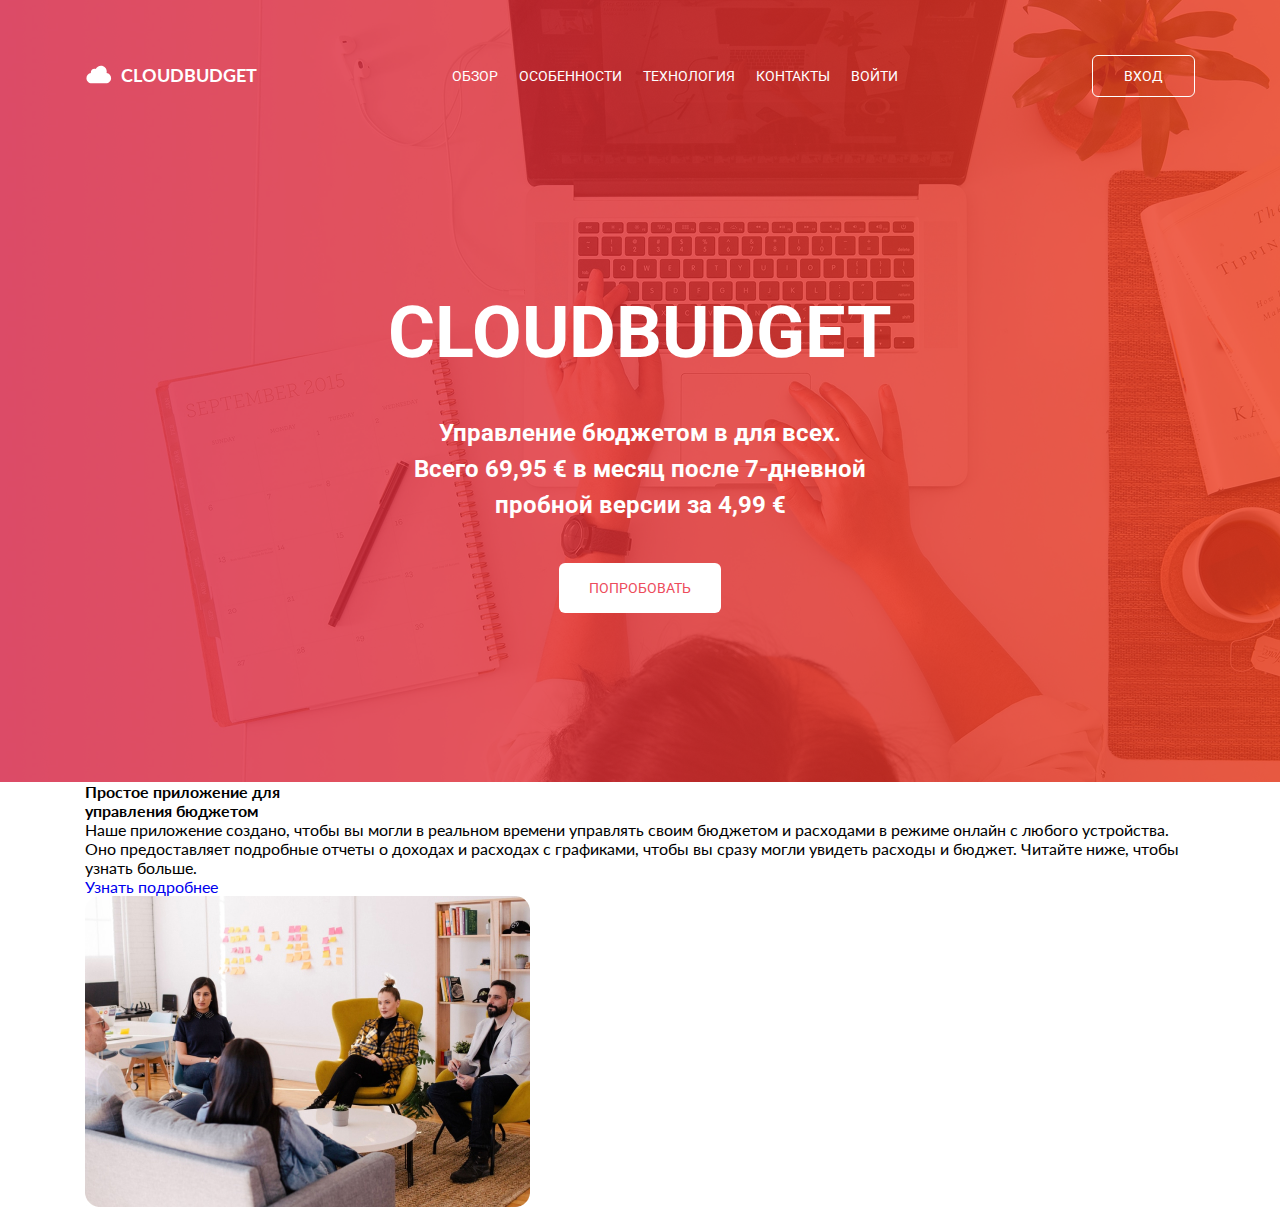
<file: projects/cloudbudget/index.html>
<!doctype html>
<html lang="en">
  <head>
    <meta charset="UTF-8" />
    <meta name="viewport" content="width=device-width, initial-scale=1.0" />
    <link rel="stylesheet" href="./css/reset.css" />
    <link rel="stylesheet" href="./css/style.css" />
    <title>Cloudbudget</title>
  </head>
  <body>
    <div class="bg-wrapper">
      <header class="nav container">
        <div class="nav__logo">
          <img class="nav__logo-img" src="./img/logo.svg" alt="cloud" />
          <h1 class="nav__logo-title">
            <a href="#" class="nav__logo-title-link">
              <b>CloudBudget</b>
            </a>
          </h1>
        </div>

        <menu class="nav__menu">
          <li class="nav__menu-item">
            <a href="#" class="nav__menu-link">ОБЗОР</a>
          </li>
          <li class="nav__menu-item">
            <a href="#" class="nav__menu-link">ОСОБЕННОСТИ</a>
          </li>
          <li class="nav__menu-item">
            <a href="#" class="nav__menu-link">ТЕХНОЛОГИЯ</a>
          </li>
          <li class="nav__menu-item">
            <a href="#" class="nav__menu-link">КОНТАКТЫ</a>
          </li>
          <li class="nav__menu-item">
            <a href="#" class="nav__menu-link">ВОЙТИ</a>
          </li>
        </menu>

        <div class="nav__login">
          <a href="#" class="nav__login-btn"> ВХОД </a>
        </div>
      </header>

      <section class="main container">
        <h2 class="main__title">CloudBudget</h2>
        <p class="main__text">
          <b
            >Управление бюджетом в для всех. <br />
            Всего 69,95 € в месяц после 7-дневной <br />
            пробной версии за 4,99 €</b
          >
        </p>
        <a href="#" class="main__btn">ПОПРОБОВАТЬ</a>
      </section>

    </div>


    <section class="management container">
        <div class="management__info">
          <h3 class="management__title">
            <b>Простое приложение для <br> управления бюджетом</b>
          </h3>
          <p class="management__text">
            Наше приложение создано, чтобы вы могли в реальном времени управлять
            своим бюджетом и расходами в режиме онлайн с любого устройства. Оно
            предоставляет подробные отчеты о доходах и расходах с графиками,
            чтобы вы сразу могли увидеть расходы и бюджет. Читайте ниже, чтобы
            узнать больше.
          </p>
          <a href="#" class="management__link">Узнать подробнее</a>
        </div>

        <img src="./img/management-img.jpg" alt="" class="management__img" />
      </section>

  </body>
</html>
</file>
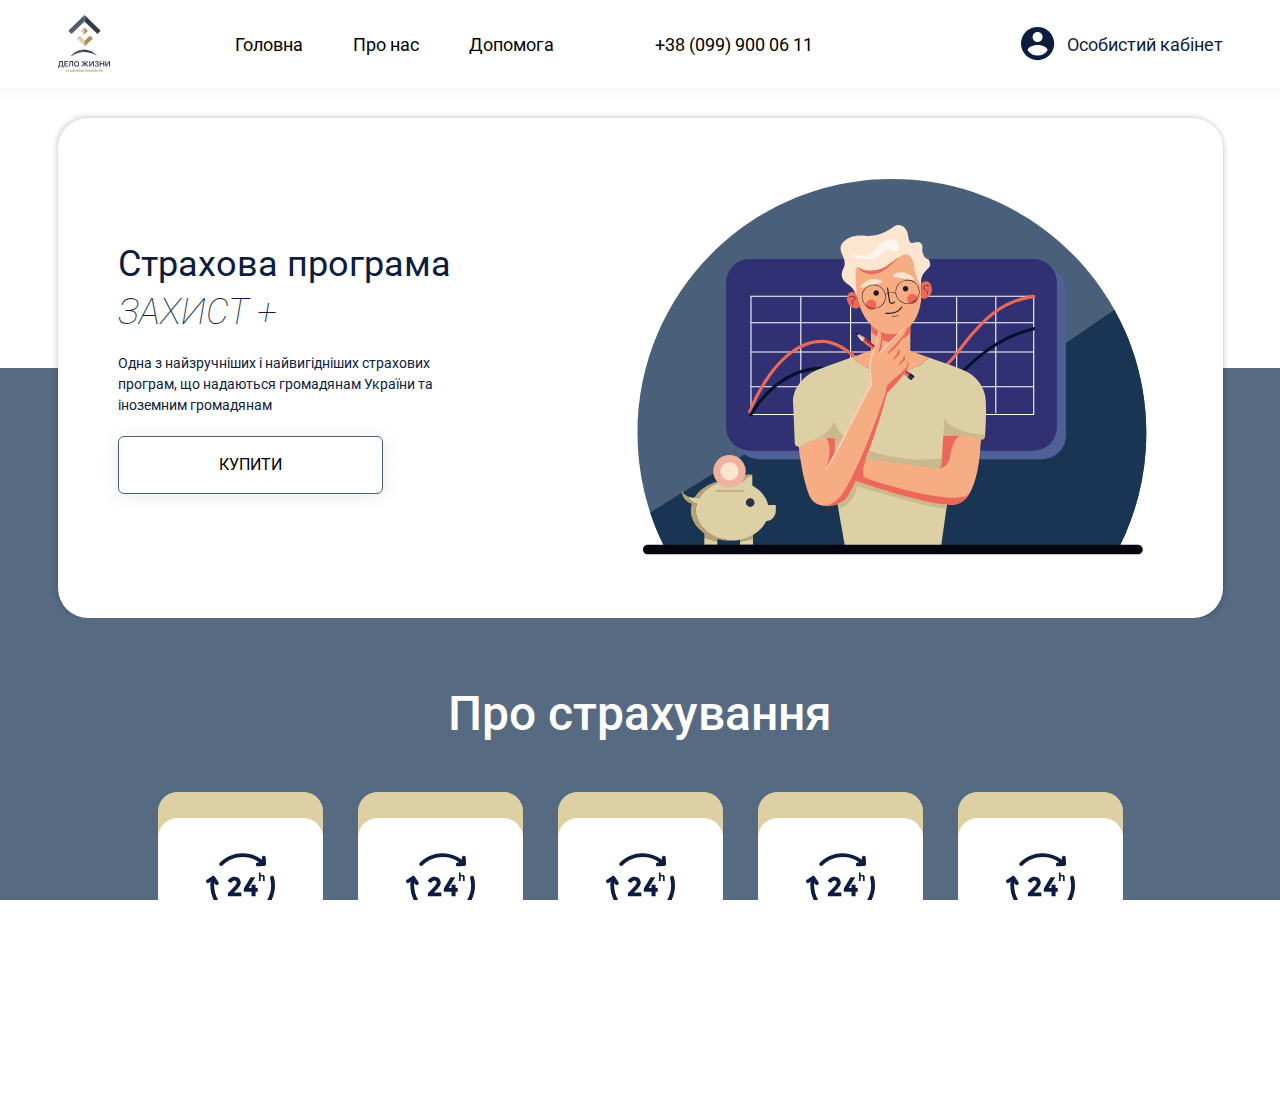
<file: projects/practice-bui-studies/index.html>
<!doctype html>
<html lang="en">
  <head>
    <meta charset="UTF-8" />
    <meta name="viewport" content="width=device-width, initial-scale=1.0" />
    <link rel="stylesheet" href="./css/reset.css" />
    <link rel="stylesheet" href="./css/style.css" />
    <title>Document</title>
  </head>
  <body>
    <header class="navigation-wrapper">
      <div class="navigation container">
        <figure class="navigation__logo">
          <img src="./img/logo.svg" alt="logo" class="navigation__logo-img" />
        </figure>

        <menu class="navigation__menu">
          <li class="navigation__item">
            <a href="#" class="navigation__link">Головна</a>
          </li>
          <li class="navigation__item">
            <a href="#" class="navigation__link">Про нас</a>
          </li>
          <li class="navigation__item">
            <a href="#" class="navigation__link">Допомога</a>
          </li>
        </menu>

        <a href="tel:380999000611" class="navigation__link"
          >+38 (099) 900 06 11</a
        >

        <figure class="profile">
          <img src="./img/profile.svg" alt="logo" class="profile__img" />

          <figcaption class="profile__text">Особистий кабінет</figcaption>
        </figure>
      </div>
    </header>

    <section class="hero-bg">
      <div class="hero container">
        <div class="hero__content">
          <h1 class="hero__title">Страхова програма</h1>
          <h2 class="hero__title hero__title--light">ЗАХИСТ +</h2>
          <p class="hero__text">
            Одна з найзручніших і найвигідніших страхових програм, що надаються
            громадянам України та іноземним громадянам
          </p>
          <a href="#" class="hero__btn">КУПИТИ</a>
        </div>

        <figure class="hero__img">
          <img src="./img/hero-img.svg" alt="hero-img" />
        </figure>
      </div>
    </section>

    <section class="benefits-wrapper">
      <div class="container">
        <h2 class="section-title">Про страхування</h2>

        <div class="benefits">
          <div class="benefits-card">
            <img
              src="./img/24-hours.svg"
              alt="24-hours"
              class="benefits-card-img"
            />
            <p class="benefits-card__text">працюємо <b>24/7</b></p>
          </div>

          <div class="benefits-card">
            <img
              src="./img/24-hours.svg"
              alt="24-hours"
              class="benefits-card-img"
            />
            <p class="benefits-card__text">працюємо <b>24/7</b></p>
          </div>

          <div class="benefits-card">
            <img
              src="./img/24-hours.svg"
              alt="24-hours"
              class="benefits-card-img"/>
            <p class="benefits-card__text">працюємо <b>24/7</b></p>
          </div>

          <div class="benefits-card">
            <img
              src="./img/24-hours.svg"
              alt="24-hours"
              class="benefits-card-img"
            />
            <p class="benefits-card__text">працюємо <b>24/7</b></p>
          </div>

          <div class="benefits-card">
            <img
              src="./img/24-hours.svg"
              alt="24-hours"
              class="benefits-card-img"
            />
            <p class="benefits-card__text">працюємо <b>24/7</b></p>
          </div>
        </div>
      </div>
    </section>
  </body>
</html>
</file>
<file: projects/cloudbudget/css/style.css>
@import url("https://fonts.googleapis.com/css2?family=Lato:ital,wght@0,100;0,300;0,400;0,700;0,900;1,100;1,300;1,400;1,700;1,900&display=swap");
@import url("https://fonts.googleapis.com/css2?family=Lato:ital,wght@0,100;0,300;0,400;0,700;0,900;1,100;1,300;1,400;1,700;1,900&family=Roboto:ital,wght@0,100..900;1,100..900&display=swap");
body {
  font-family: "Lato";
}

.container {
  width: 1110px;
  margin: 0 auto;
}

.bg-wrapper {
  height: 782px;
  background-image: url(../img/background.png);
  background-position: center center; /* x y */
  background-size: cover;
  background-repeat: no-repeat;
}

/* nav start */
.nav {
  display: flex;
  justify-content: space-between;
  align-items: center;
  padding: 60px 0;
}
.nav__logo {
  display: flex;
  align-items: center;
  gap: 7px;
}

.nav__logo-title-link {
  font-size: 18px;
  text-transform: uppercase;
  color: #fff;
}
.nav__menu {
  display: flex;
  gap: 21px;
}

.nav__menu-link {
  font-family: "Roboto";
  color: #fff;
  font-size: 14px;
}

.nav__login-btn {
  font-family: "Roboto";
  color: #fff;
  font-size: 14px;
  text-transform: uppercase;
  padding: 12px 31px;
  background-color: transparent;
  border: 1px solid #fff;

  border-radius: 6px;
}

/* nav end */

/* main start */
.main {
  text-align: center;
  padding-top: 141px;
}
.main__title {
  font-family: "Roboto";
  color: #fff;
  text-transform: uppercase;
  font-size: 72px;
  letter-spacing: 5%;
  font-weight: 700;

  margin-bottom: 40px;
}
.main__text {
  font-family: "Roboto";
  color: #fff;
  margin-bottom: 40px;
  font-size: 24px;
  line-height: 150%;
}
.main__btn {
  font-family: "Roboto";
  display: inline-block;
  color: #ED4C5C;
  padding: 17px 30px;
  font-size: 14px;
  text-transform: uppercase;
  background-color: #fff;
  border-radius: 6px;
}
/* main end */
</file>
<file: projects/practice-bui-studies/css/style.css>
@import url("https://fonts.googleapis.com/css2?family=Roboto:ital,wght@0,100..900;1,100..900&display=swap");

body {
  font-family: "Roboto";
}

.container {
  width: 1165px;
  margin: 0 auto;
}
.navigation-wrapper {
  box-shadow: 0px 4px 14px rgba(49, 60, 72, 0.05);
}
.navigation {
  display: grid;
  grid-template-columns: 1fr 6fr 3fr 4fr;
  grid-column-gap: 30px;
  justify-content: space-between;
  align-items: center;
  padding: 15px 0;
}

.navigation__menu {
  justify-self: center;
  display: flex;
  align-items: center;
  gap: 50px;
}
/* .navigation__item {
} */
.navigation__link {
  font-size: 18px;
  line-height: 21px;
  color: #000000;
}
.profile {
  justify-self: end;
  display: flex;
  align-items: center;
  gap: 12px;
}
.profile__img {
  width: 34px;
  height: 34px;
}

.profile__text {
  font-size: 18px;
  line-height: 21px;
  color: #0d1c41;
}
/********** Hero section **********/
.hero-bg {
  background-image: linear-gradient(
    to top,
    #566a82 0%,
    #566a82 50%,
    transparent 50.1%
  );
}
.hero {
  margin-top: 30px;
  padding: 50px 60px;

  display: flex;
  align-items: center;
  justify-content: space-between;
  background-color: #fff;
  box-shadow:
    2px 2px 5px 0px #141d3d26,
    -2px -2px 5px 0px #141d3d26;
  border-radius: 30px;
}
.hero__content {
  width: 365px;
}
.hero__title {
  color: #0d1c41;
  font-size: 36px;
  line-height: 42px;
  font-weight: 400;

  margin-bottom: 6px;
}
.hero__title--light {
  font-weight: 100;
  font-style: italic;
  text-transform: uppercase;
}
.hero__text {
  color: #0d1c41;
  font-size: 14px;
  font-weight: 300px;
  line-height: 21px;

  margin: 20px 0;
}
.hero__btn {
  width: 265px;
  text-align: center;
  display: inline-block;
  color: #000000;
  font-size: 16px;
  font-weight: 400;
  text-transform: uppercase;

  padding: 20px 0;
  border: 1px solid #4a607a;
  box-shadow: 0px 2px 18px 0px #2929291a;

  background-color: transparent;
  border-radius: 6px;
}
.hero__img {
  width: 543px;
  height: 400px;
}
/********** Hero section **********/

/********** Benefits section **********/

.benefits-wrapper {
  padding: 68px 0 90px;
  background-color: #566a82;
}
.section-title {
  font-weight: 500;
  font-size: 48px;
  line-height: 56px;

  color: #fff;

  text-align: center;
}
.benefits {
  margin-top: 76px;
  display: flex;
  justify-content: center;
  gap: 35px;
}
.benefits-card {
  display: flex;
  flex-direction: column;
  align-items: center;
  justify-content: space-between;
  height: 190px;
  width: 165px;
  padding: 34px;

  background-color: #fff;
  box-shadow:
    0px -26px 0px #ddd0a4,
    0px -26px 0px #ddd0a4;

  border-radius: 20px;
}

.benefits-card__text {
  text-align: center;
  color: #0d1c41;
  font-size: 14px;
  font-weight: 300px;
}
/********** help-steps section start **********/

.emergency-steps-wrapper {
  padding: 50px 0;
}
.section__title {
  text-align: center;
  font-size: 48px;
  font-weight: 500;
  line-height: 72px;
}
.emergency-steps {
  margin-top: 50px;

  display: grid;
  justify-content: center;
  grid-template-columns: repeat(4, 165px);
  grid-gap: 55px 30px;
}

.emergency-steps__item {
  padding: 30px 16px;

  background-color: #fff;
  border: 1px solid #4a607a;
  border-radius: 20px;
  box-shadow: 0px 2px 18px rgba(41, 41, 41, 0.1);

  display: grid;
  justify-items: center;
  text-align: center;
}

.emergency-steps__item-text {
  font-size: 14px;
  line-height: 16px;

  margin-top: 22px;
}

.emergency-steps__content {
  grid-column: 1 / span 4;

  box-shadow: 0px 2px 18px rgba(41, 41, 41, 0.1);
  border-radius: 13px;

  padding: 40px 20px;
}

/********** help-steps end **********/
</file>
